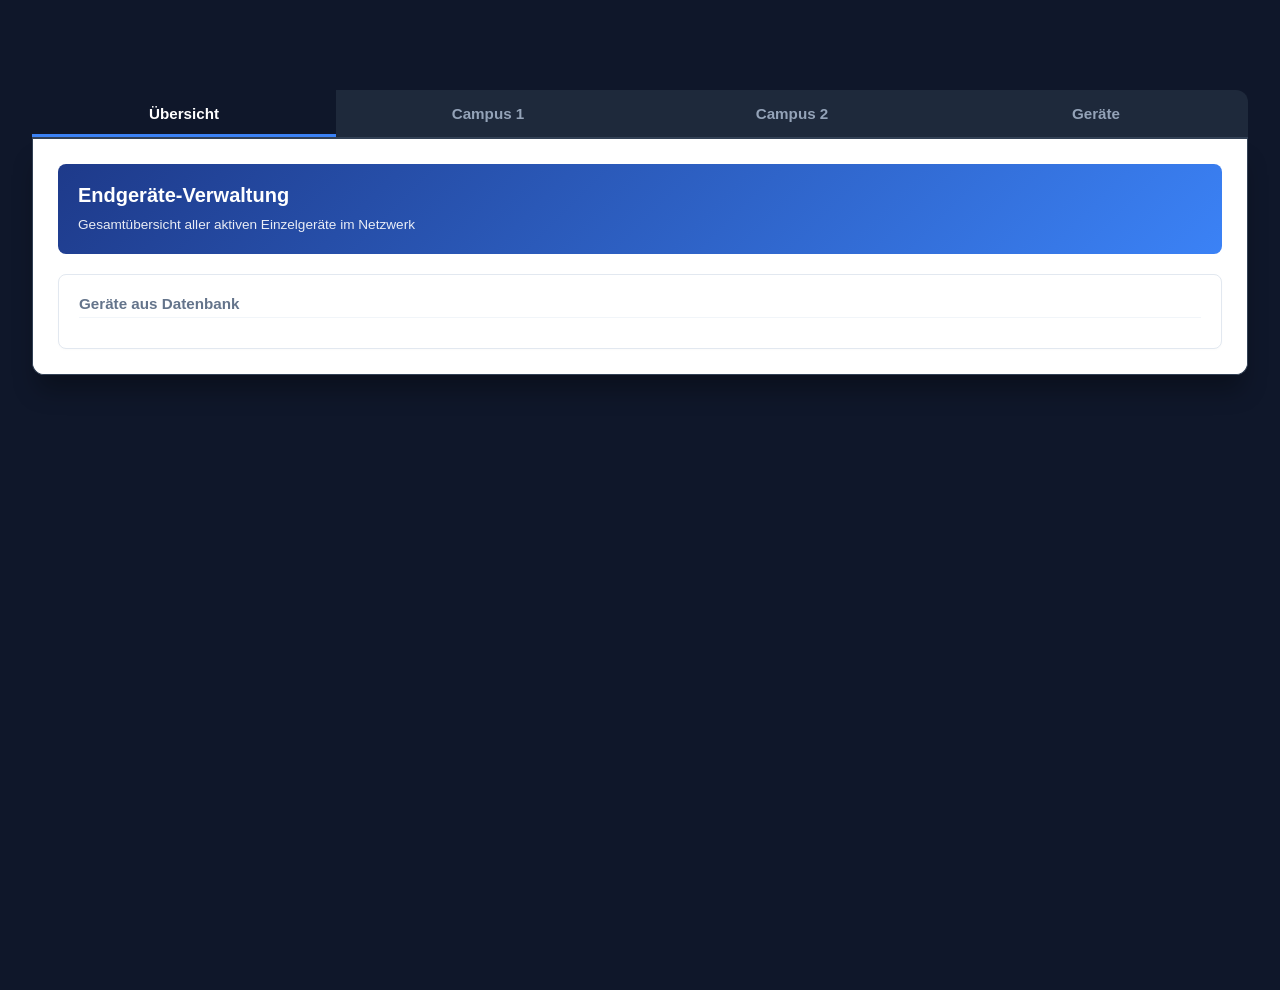
<file: frontend/index.html>
<!DOCTYPE html>
<html lang="de">
<head>
    <meta charset="UTF-8">
    <meta name="viewport" content="width=device-width, initial-scale=1.0">
    <title>Geräteliste</title>
    <link rel="stylesheet" href="style.css">
</head>
<body>

    <div class="dashboard-wrapper">

        <header class="box-menu">
            <div class="menu-btn active"
                 onclick="window.location.href='index.html'">
                Übersicht
            </div>

            <div class="menu-btn"
                 onclick="window.location.href='campus/campus1.html'">
                Campus 1
            </div>

            <div class="menu-btn"
                 onclick="window.location.href='campus/campus2.html'">
                Campus 2
            </div>

            <div class="menu-btn"
                 onclick="window.location.href='geraete.html'">
                Geräte
            </div>
        </header>

        <div class="network-box">
            <div class="box-content-wrapper">
                <div class="content-panel">

                    <div class="welcome-banner">
                        <h2>Endgeräte-Verwaltung</h2>
                        <p>Gesamtübersicht aller aktiven Einzelgeräte im Netzwerk</p>
                    </div>

                    <div class="campus-inner-box">
                        <div class="info-group">

                            <h4>Geräte aus Datenbank</h4>

                            <div id="geraete-container"></div>

                        </div>
                    </div>

                </div>
            </div>
        </div>

    </div>

    <script src="script.js"></script>

</body>
</html>
</file>
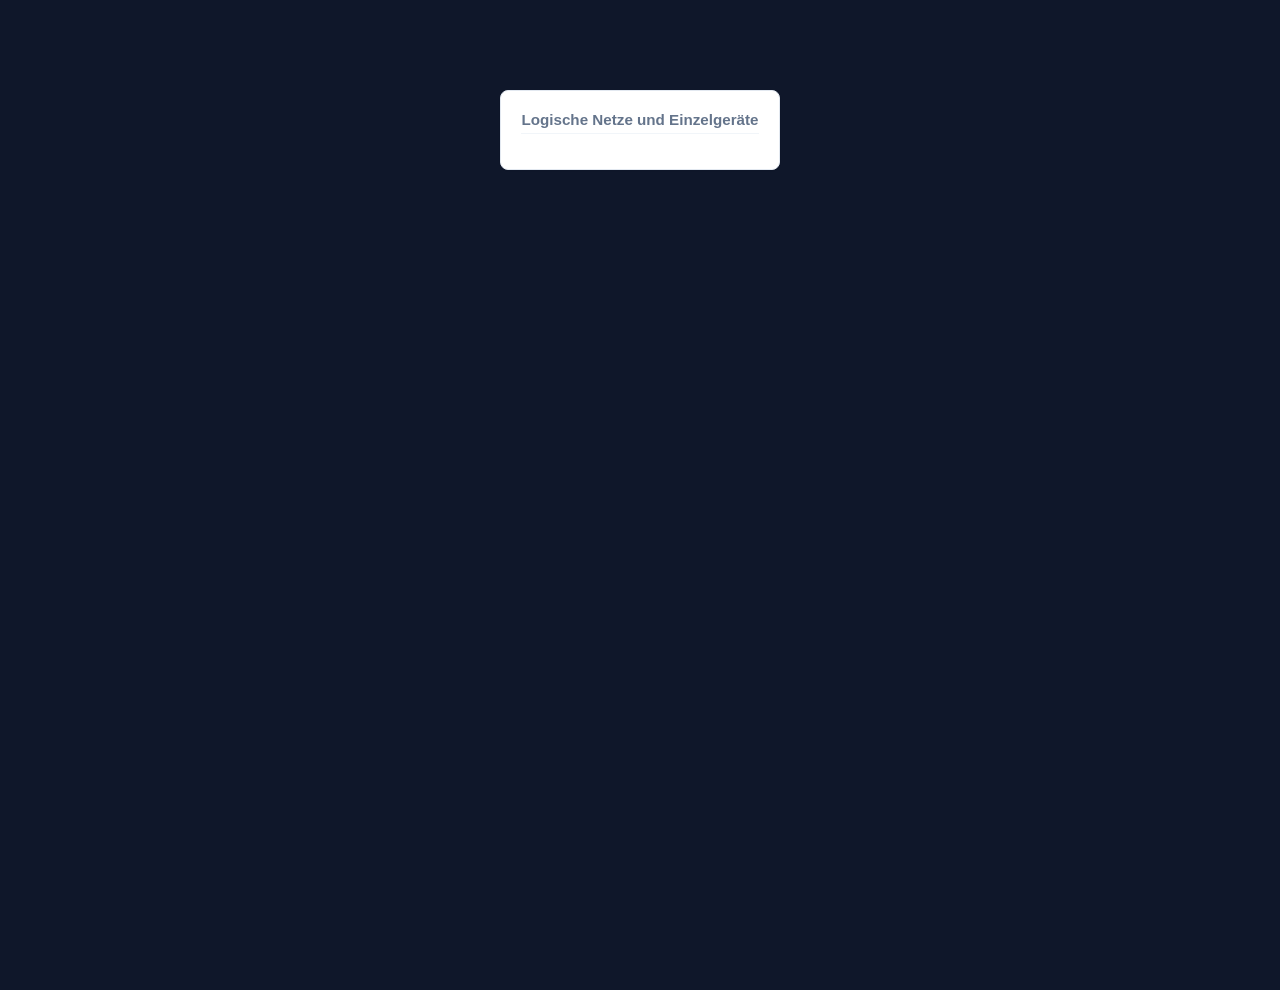
<file: frontend/geraete.html>
<!DOCTYPE html>
<html lang="de">
<head>
    <meta charset="UTF-8">
    <meta name="viewport" content="width=device-width, initial-scale=1.0">
    <title>Geräteliste</title>
    <link rel="stylesheet" href="style.css">
</head>
<body>
    <div class="campus-inner-box">
        <div class="info-group">
            <h4>Logische Netze und Einzelgeräte</h4>

            <div class="vlan-block b-blue">

            </div>
        </div>
    </div>
    <script>
        async function ladeGeraete() {
            try {
                const response = await fetch("http://localhost:8000/api/devices");
                const daten = await response.json()

                const container =
                    document.getElementById("geraete-container");

                container.innerHTML = "";

                daten.forEach(geraet => {

                    const statusClass =
                        geraet.enabled ? "online" : "offline";

                    const statusText =
                        geraet.enabled ? "Aktiv" : "Inaktiv";

                    const html = `
                        <div class="row">
                            <span>${geraet.name}</span>
                            <span class="ip">
                                ${geraet.management_ip}
                            </span>
                            <span class="status ${statusClass}">
                                ${statusText}
                            </span>
                        </div>

                        <div class="pve-node">
                            <strong>CPU:</strong> --
                        </div>

                        <div class="pve-node">
                            <strong>GPU:</strong> --
                        </div>

                        <div class="pve-node">
                            <strong>RAM:</strong> --
                        </div>

                        <div class="pve-node">
                            <strong>Ports:</strong> --
                        </div>

                        <div class="pve-node">
                            <strong>Freie Ports:</strong> --
                        </div>

                        <hr>
                    `;

                    container.innerHTML += html;

                });


            } catch (error) {
                console.error("Fehler beim Laden:", error);
            }
        }

        ladeGeraete();
        setInterval(ladeGeraete, 15000);
    </script>
</body>
</html>
</file>
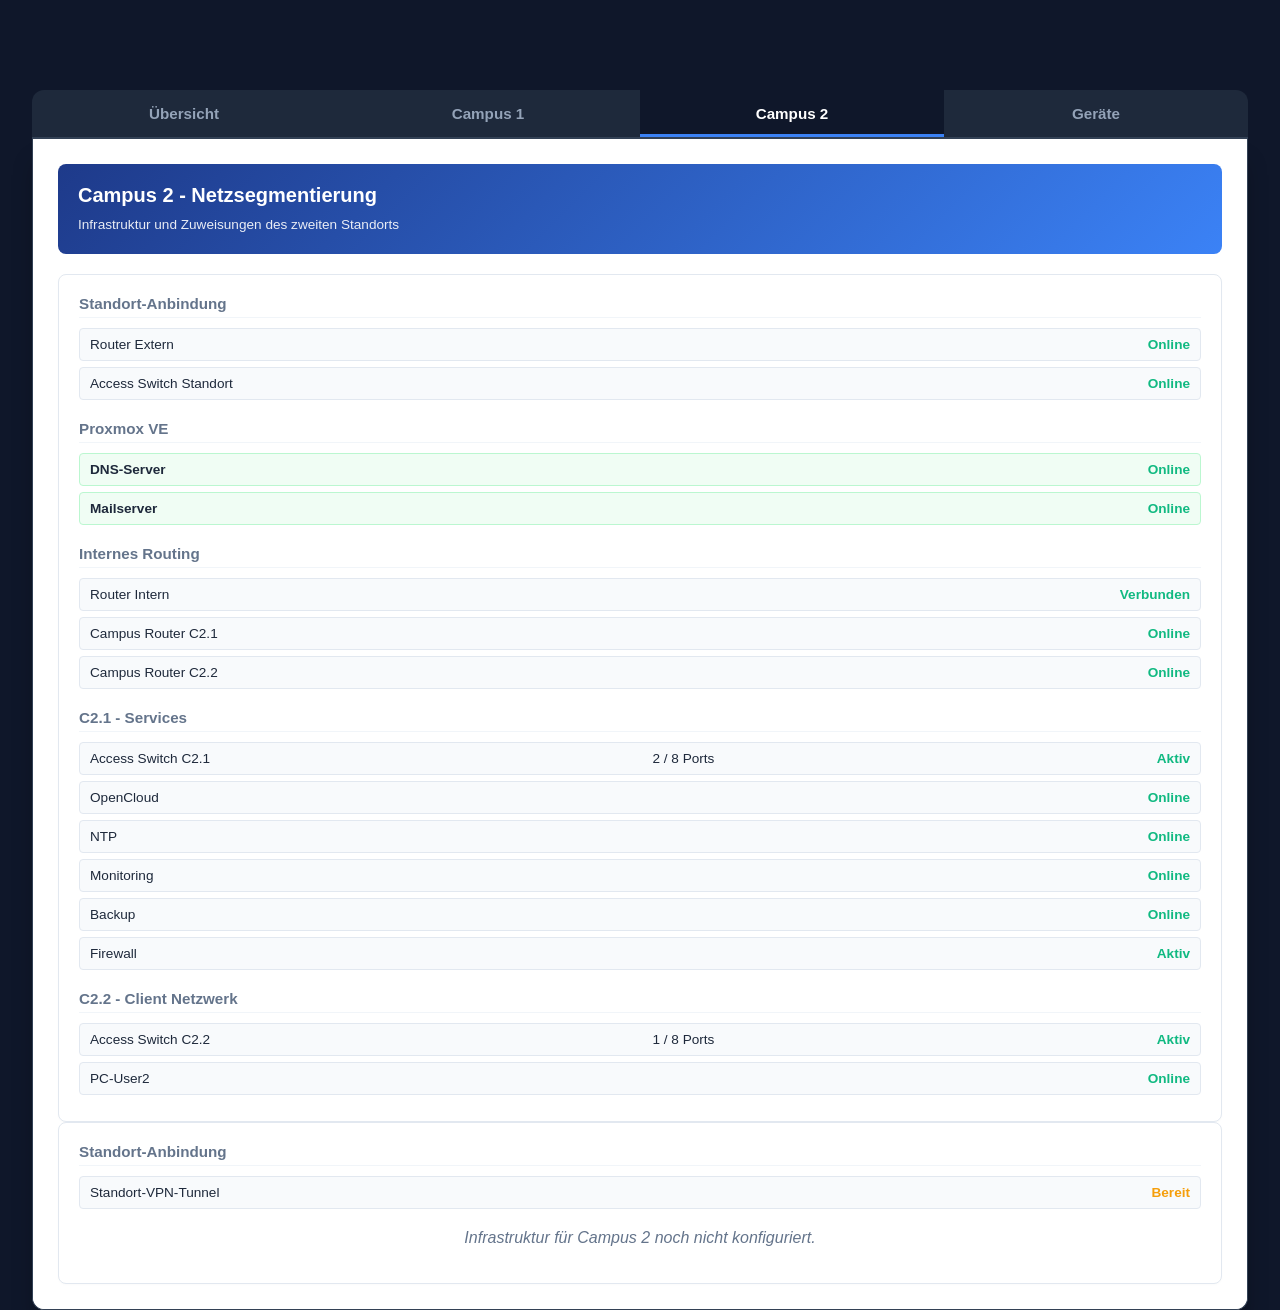
<file: frontend/campus/campus2.html>
<!DOCTYPE html>
<html lang="de">
<head>
    <meta charset="UTF-8">
    <meta name="viewport" content="width=device-width, initial-scale=1.0">
    <title>Campus 2</title>
    <link rel="stylesheet" href="../style.css">
</head>
<body>

    <div class="dashboard-wrapper">

        <header class="box-menu">
            <div class="menu-btn" onclick="window.location.href='../index.html'">Übersicht</div>
            <div class="menu-btn" onclick="window.location.href='campus1.html'">Campus 1</div>
            <div class="menu-btn active" onclick="window.location.href='campus2.html'">Campus 2</div>
            <div class="menu-btn" onclick="window.location.href='../geraete.html'">Geräte</div>
        </header>

        <div class="network-box">
            <div class="box-content-wrapper">
                <div class="content-panel active">

                    <div class="welcome-banner blue-gradient">
                        <h2>Campus 2 - Netzsegmentierung</h2>
                        <p>Infrastruktur und Zuweisungen des zweiten Standorts</p>
                    </div>

                    <div class="campus-inner-box">

                        <div class="info-group">
                            <h4>Standort-Anbindung</h4>

                            <div class="row">
                                <span>Router Extern</span>
                                <span class="status online">Online</span>
                            </div>

                            <div class="row">
                                <span>Access Switch Standort</span>
                                <span class="status online">Online</span>
                            </div>
                        </div>

                        <div class="info-group">
                            <h4>Proxmox VE</h4>

                            <div class="pve-node">
                                <strong>DNS-Server</strong>
                                <span class="status online">Online</span>
                            </div>

                            <div class="pve-node">
                                <strong>Mailserver</strong>
                                <span class="status online">Online</span>
                            </div>
                        </div>

                        <div class="info-group">
                            <h4>Internes Routing</h4>

                            <div class="row">
                                <span>Router Intern</span>
                                <span class="status online">Verbunden</span>
                            </div>

                            <div class="row">
                                <span>Campus Router C2.1</span>
                                <span class="status online">Online</span>
                            </div>

                            <div class="row">
                                <span>Campus Router C2.2</span>
                                <span class="status online">Online</span>
                            </div>
                        </div>

                        <div class="info-group">
                            <h4>C2.1 - Services</h4>

                            <div class="row">
                                <span>Access Switch C2.1</span>
                                <span>2 / 8 Ports</span>
                                <span class="status online">Aktiv</span>
                            </div>

                            <div class="row">
                                <span>OpenCloud</span>
                                <span class="status online">Online</span>
                            </div>

                            <div class="row">
                                <span>NTP</span>
                                <span class="status online">Online</span>
                            </div>

                            <div class="row">
                                <span>Monitoring</span>
                                <span class="status online">Online</span>
                            </div>

                            <div class="row">
                                <span>Backup</span>
                                <span class="status online">Online</span>
                            </div>

                            <div class="row">
                                <span>Firewall</span>
                                <span class="status online">Aktiv</span>
                            </div>
                        </div>

                        <div class="info-group">
                            <h4>C2.2 - Client Netzwerk</h4>

                            <div class="row">
                                <span>Access Switch C2.2</span>
                                <span>1 / 8 Ports</span>
                                <span class="status online">Aktiv</span>
                            </div>

                            <div class="row">
                                <span>PC-User2</span>
                                <span class="status online">Online</span>
                            </div>
                        </div>

                    </div>

                </div>

                    <div class="campus-inner-box">
                        <div class="info-group">
                            <h4>Standort-Anbindung</h4>
                            <div class="row"><span>Standort-VPN-Tunnel</span><span class="status standby">Bereit</span></div>
                        </div>
                        <p style="color: #64748b; font-style: italic; text-align: center; margin-top: 20px;">
                            Infrastruktur für Campus 2 noch nicht konfiguriert.
                        </p>
                    </div>

                </div>
            </div>
        </div>
    </div>

</body>
</html>
</file>
<file: frontend/style.css>
.dashboard-wrapper {
    width: 1200px;
    max-width: 95vw;
    display: flex;
    flex-direction: column;
}

body {
    font-family: 'Segoe UI', Tahoma, Geneva, Verdana, sans-serif;
    background-color: #0f172a;
    margin: 0;
    padding: 0;
    display: flex;
    justify-content: center;
    align-items: flex-start;
    padding-top: 10vh;
    min-height: 100vh;
    color: #1e293b;
}

.dashboard-wrapper {
    width: 1400px;
    max-width: 95vw;
    display: flex;
    flex-direction: column;
}

.box-menu {
    display: flex;
    background-color: #1e293b;
    border-top-left-radius: 12px;
    border-top-right-radius: 12px;
    border-bottom: 2px solid #334155;
    z-index: 20;
}

.menu-btn {
    flex: 1;
    text-align: center;
    padding: 15px 10px;
    color: #94a3b8;
    font-weight: 600;
    cursor: pointer;
    position: relative;
    font-size: 0.95rem;
    transition: all 0.2s ease;
}

    .menu-btn:hover {
        color: white;
        background-color: #161e2e;
    }

    .menu-btn.active {
        color: white;
        background-color: #0f172a;
        box-shadow: inset 0 -3px 0 #3b82f6;
    }

.network-box {
    background: white;
    border-bottom-left-radius: 12px;
    border-bottom-right-radius: 12px;
    box-shadow: 0 20px 25px -5px rgba(0, 0, 0, 0.3);
    border: 1px solid #334155;
    border-top: none;
    height: auto;
}

.box-content-wrapper {
    padding: 25px;
    background-color: #ffffff;
    border-bottom-left-radius: 12px;
    border-bottom-right-radius: 12px;
}

.content-panel {
    display: block;
}

.campus-inner-box {
    border: 1px solid #e2e8f0;
    border-radius: 8px;
    padding: 20px;
    background-color: #ffffff;
    box-shadow: 0 1px 3px rgba(0,0,0,0.02);
}

.welcome-banner {
    background: linear-gradient(135deg, #1e3a8a, #3b82f6);
    color: white;
    padding: 20px;
    border-radius: 8px;
    margin-bottom: 20px;
}

    .welcome-banner h2 {
        margin: 0 0 8px 0;
        font-size: 1.25rem;
    }

    .welcome-banner p {
        margin: 0;
        font-size: 0.85rem;
        opacity: 0.9;
        line-height: 1.4;
    }

.quick-status-grid {
    display: flex;
    flex-direction: column;
    gap: 10px;
}

.status-mini-card {
    background: #f8fafc;
    border: 1px solid #e2e8f0;
    padding: 12px;
    border-radius: 6px;
    display: flex;
    justify-content: space-between;
    align-items: center;
    font-size: 0.9rem;
}

.vlan-tags-container {
    display: flex;
    gap: 5px;
}

.info-group {
    margin-bottom: 20px;
}

    .info-group:last-child {
        margin-bottom: 0;
    }

    .info-group h4 {
        margin: 0 0 10px 0;
        color: #64748b;
        font-size: 0.95rem;
        border-bottom: 1px solid #f1f5f9;
        padding-bottom: 5px;
    }

    .info-group h5 {
        margin: 10px 0 8px 0;
        font-size: 0.9rem;
        display: flex;
        justify-content: space-between;
    }

.row, .pve-node, .dev {
    display: flex;
    justify-content: space-between;
    padding: 8px 10px;
    background: #f8fafc;
    border: 1px solid #e2e8f0;
    border-radius: 4px;
    margin-bottom: 6px;
    font-size: 0.85rem;
}

.pve-node {
    background: #f0fdf4;
    border-color: #bbf7d0;
    margin-top: 6px;
}

.vlan-block {
    border-left: 4px solid #64748b;
    padding-left: 10px;
    margin-bottom: 15px;
    margin-top: 4px;
}

    .vlan-block.b-blue {
        border-left-color: #3b82f6;
    }

    .vlan-block.b-purple {
        border-left-color: #a855f7;
    }

.ip {
    font-family: monospace;
    color: #64748b;
}

.tag {
    font-size: 0.75rem;
    background: #f1f5f9;
    padding: 2px 6px;
    border-radius: 3px;
    color: #64748b;
}

.vlan-tag {
    font-size: 0.75rem;
    background: #3b82f6;
    color: white;
    padding: 3px 8px;
    border-radius: 4px;
    font-weight: bold;
}

.status {
    font-weight: bold;
}

    .status.online {
        color: #10b981;
    }

    .status.standby {
        color: #f59e0b;
    }

    .status.offline {
        color: #ef4444;
    }

.switch-detail {
    margin-left: 25px;
    background: #f8fafc;
    border-left: 3px solid #3b82f6;
    font-size: 0.8rem;
}

#geraete-container {
    display: grid;
    grid-template-columns: repeat(2, 1fr);
    gap: 20px;
}

.device-card {
    background: white;
    border-radius: 10px;
    border: 1px solid #e2e8f0;
    overflow: hidden;
}

.device-header {
    background: #1e293b;
    color: white;
    padding: 12px;
    font-weight: 600;
}

.device-body {
    padding: 15px;
}

    .device-body div {
        margin-bottom: 10px;
    }
.nav-item {
    padding: 12px 16px;
    border-radius: 8px;
    cursor: pointer;
    transition: all 0.2s ease;
}

    .nav-item:hover {
        background-color: #2b3b5a;
    }

    .nav-item.active {
        background-color: #3f5d8c;
        color: white;
        font-weight: bold;
    }
.status-online {
    color: #4CAF50;
    font-weight: bold;
}

.status-offline {
    color: #f44336;
    font-weight: bold;
}
</file>
